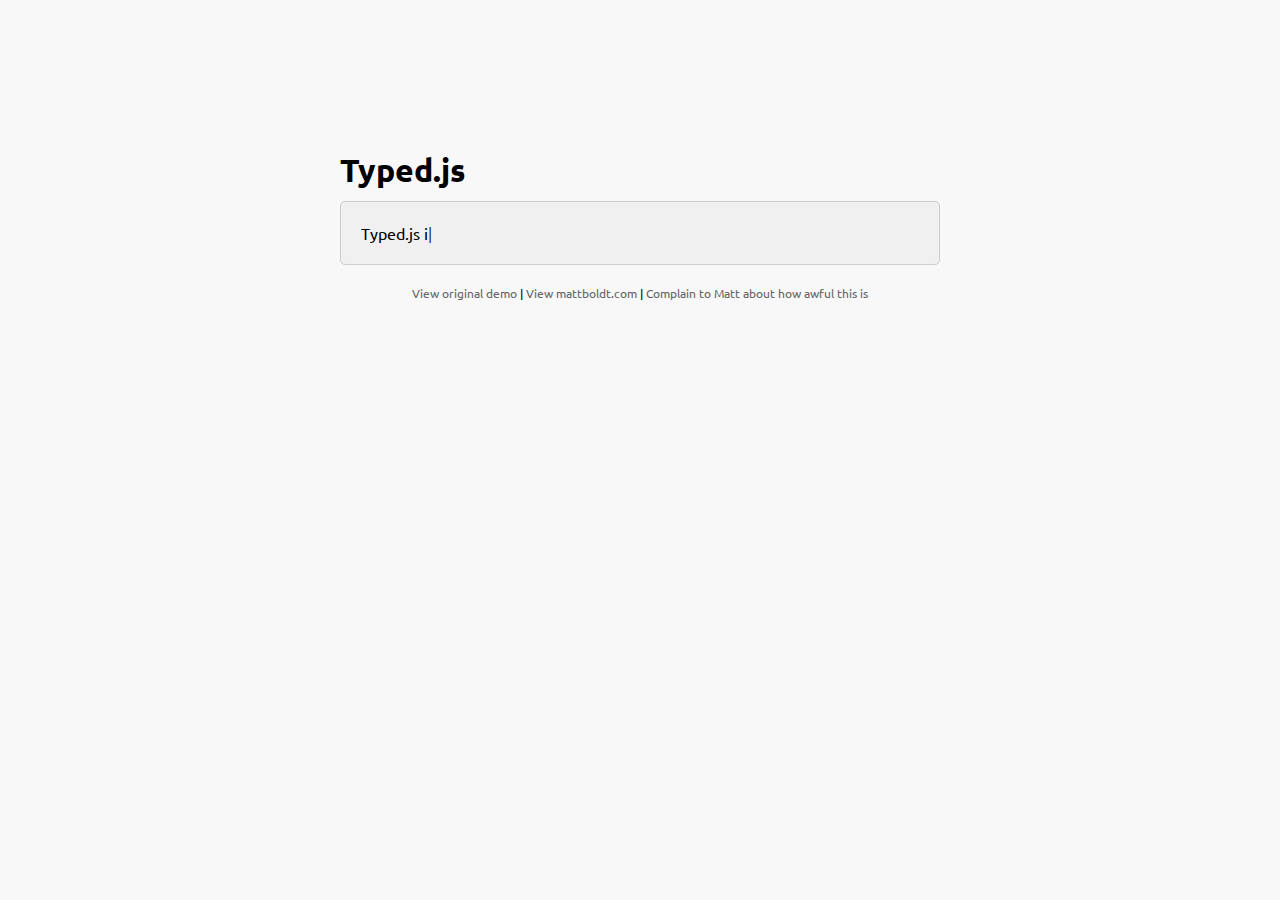
<file: static/bower_components/typed.js/index.htm>
<!doctype html>
<html lang="en">
<head>
    <meta charset="UTF-8">
    <title>Typed.js - Type your heart out</title>
    <!-- Get jQuery -->
    <script src="http://ajax.googleapis.com/ajax/libs/jquery/1.9.1/jquery.min.js"></script>
    <script src="js/typed.js" type="text/javascript"></script>
    <script>
    $(function(){

        $("#typed").typed({
            // strings: ["Typed.js is a <strong>jQuery</strong> plugin.", "It <em>types</em> out sentences.", "And then deletes them.", "Try it out!"],
            stringsElement: $('#typed-strings'),
            typeSpeed: 30,
            backDelay: 500,
            loop: false,
            contentType: 'html', // or text
            // defaults to false for infinite loop
            loopCount: false,
            callback: function(){ foo(); },
            resetCallback: function() { newTyped(); }
        });

        $(".reset").click(function(){
            $("#typed").typed('reset');
        });

    });

    function newTyped(){ /* A new typed object */ }

    function foo(){ console.log("Callback"); }

    </script>
    <link href="main.css" rel="stylesheet"/>
    <style>
        /* code for animated blinking cursor */
        .typed-cursor{
            opacity: 1;
            font-weight: 100;
            -webkit-animation: blink 0.7s infinite;
            -moz-animation: blink 0.7s infinite;
            -ms-animation: blink 0.7s infinite;
            -o-animation: blink 0.7s infinite;
            animation: blink 0.7s infinite;
        }
        @-keyframes blink{
            0% { opacity:1; }
            50% { opacity:0; }
            100% { opacity:1; }
        }
        @-webkit-keyframes blink{
            0% { opacity:1; }
            50% { opacity:0; }
            100% { opacity:1; }
        }
        @-moz-keyframes blink{
            0% { opacity:1; }
            50% { opacity:0; }
            100% { opacity:1; }
        }
        @-ms-keyframes blink{
            0% { opacity:1; }
            50% { opacity:0; }
            100% { opacity:1; }
        }
        @-o-keyframes blink{
            0% { opacity:1; }
            50% { opacity:0; }
            100% { opacity:1; }
        }
    </style>
</head>
<body>

    <div class="wrap">
        <h1 class="h1">Typed.js</h1>

        <div class="type-wrap">
            <div id="typed-strings">
                <span>Typed.js is a <strong>jQuery</strong> plugin.</span>
                <p>It <em>types</em> out sentences.</p>
                <p>And then deletes them.</p>
                <p>Try it out!</p>
            </div>
            <span id="typed" style="white-space:pre;"></span>
        </div>

        <div class="links">
            <a href="http://www.mattboldt.com/demos/typed-js">View original demo</a> | <a href="http://www.mattboldt.com">View mattboldt.com</a> | <a href="http://www.twitter.com/atmattb">Complain to Matt about how awful this is</a>
        </div>
    </div>

</body>
</html>
</file>
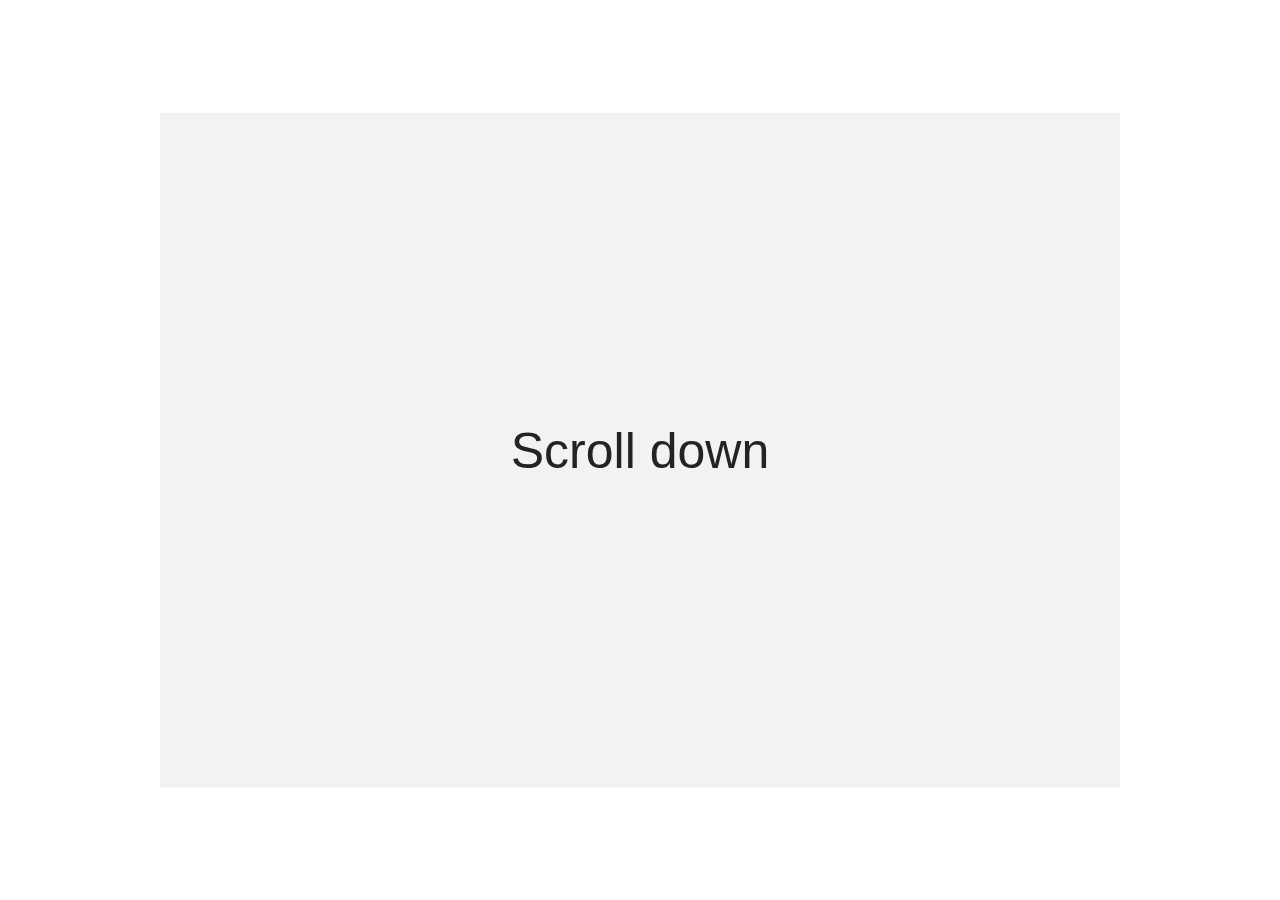
<file: static/bower_components/jQuery-viewport-checker/demo/index.html>
<!-- Demo page -->
<!DOCTYPE html>
<html>
    <head>

        <script src="https://code.jquery.com/jquery-1.11.1.min.js"></script>
        <script src="../src/jquery.viewportchecker.js"></script>

        <style>
            body,html{
                width: 100%;
                height: 100%;
                margin: 0;
                font-family: 'Helvetica';
                padding: 0;
                position: relative;
                overflow: hidden;
            }

            .scrollwrapper{
                overflow: auto;
                width: 75%;
                height: 75%;
                position: absolute;
                top: 50%;
                left: 50%;
                -webkit-transform: translate(-50%, -50%);
                -moz-transform: translate(-50%, -50%);
                -ms-transform: translate(-50%, -50%);
                transform: translate(-50%, -50%);
            }

            .dummy{
                width: 100%;
                height: 300px;
                font-size: 0px;
                -webkit-transition: all .5s;
                transition: all .5s;
                -moz-transition: all .5s;
                text-align: center;
                opacity: .3;
            }

            .dummy.visible{
                font-size: 50px;
                color: white;
                text-shadow: 0 0 3px black;
                opacity: 1;
            }

            .spacer{
                position: relative;
                width: 100%;
                height: 100%;
                background-color: #f2f2f2;
            }

            .spacer .text{
                position: absolute;
                font-size: 50px;
                color: #232323;
                text-align: center;
                width: 100%;
                top: 50%;
                -webkit-transform: translateY(-50%);
                -moz-transform: translateY(-50%);
                transform: translateY(-50%);
            }

        </style>

        <script>
            $(document).ready(function(){
                $('.dummy').viewportChecker({
                    callbackFunction: function(elem, action){
                        setTimeout(function(){
                            elem.html((action == "add") ? 'Callback with 500ms timeout: added class' : 'Callback with 500ms timeout: removed class');
                        },500);
                    },
                    scrollBox: ".scrollwrapper"
                });
            });
        </script>
    </head>

    <body>
        <div class="scrollwrapper">
            <div class="spacer"><div class="text">Scroll down</div></div>
            <div class="dummy" data-vp-add-class="visible random1" data-vp-repeat="true" data-vp-offset="50%" style="background-color: #2ecc71;">element 1 (repeat=true, offset=100)</div>
            <div class="spacer"></div>
            <div class="dummy" data-vp-add-class="visible random1" data-vp-repeat="false" data-vp-offset="100" style="background-color: #9b59b6;">element 2 (repeat=false, offset=100)</div>
            <div class="spacer"></div>
            <div class="dummy" data-vp-add-class="visible random1" data-vp-repeat="true" data-vp-offset="100" style="background-color: #3498db;">element 3 (repeat=true, offset=100)</div>
            <div class="spacer"></div>
        </div>
    </body>
</html>
</file>
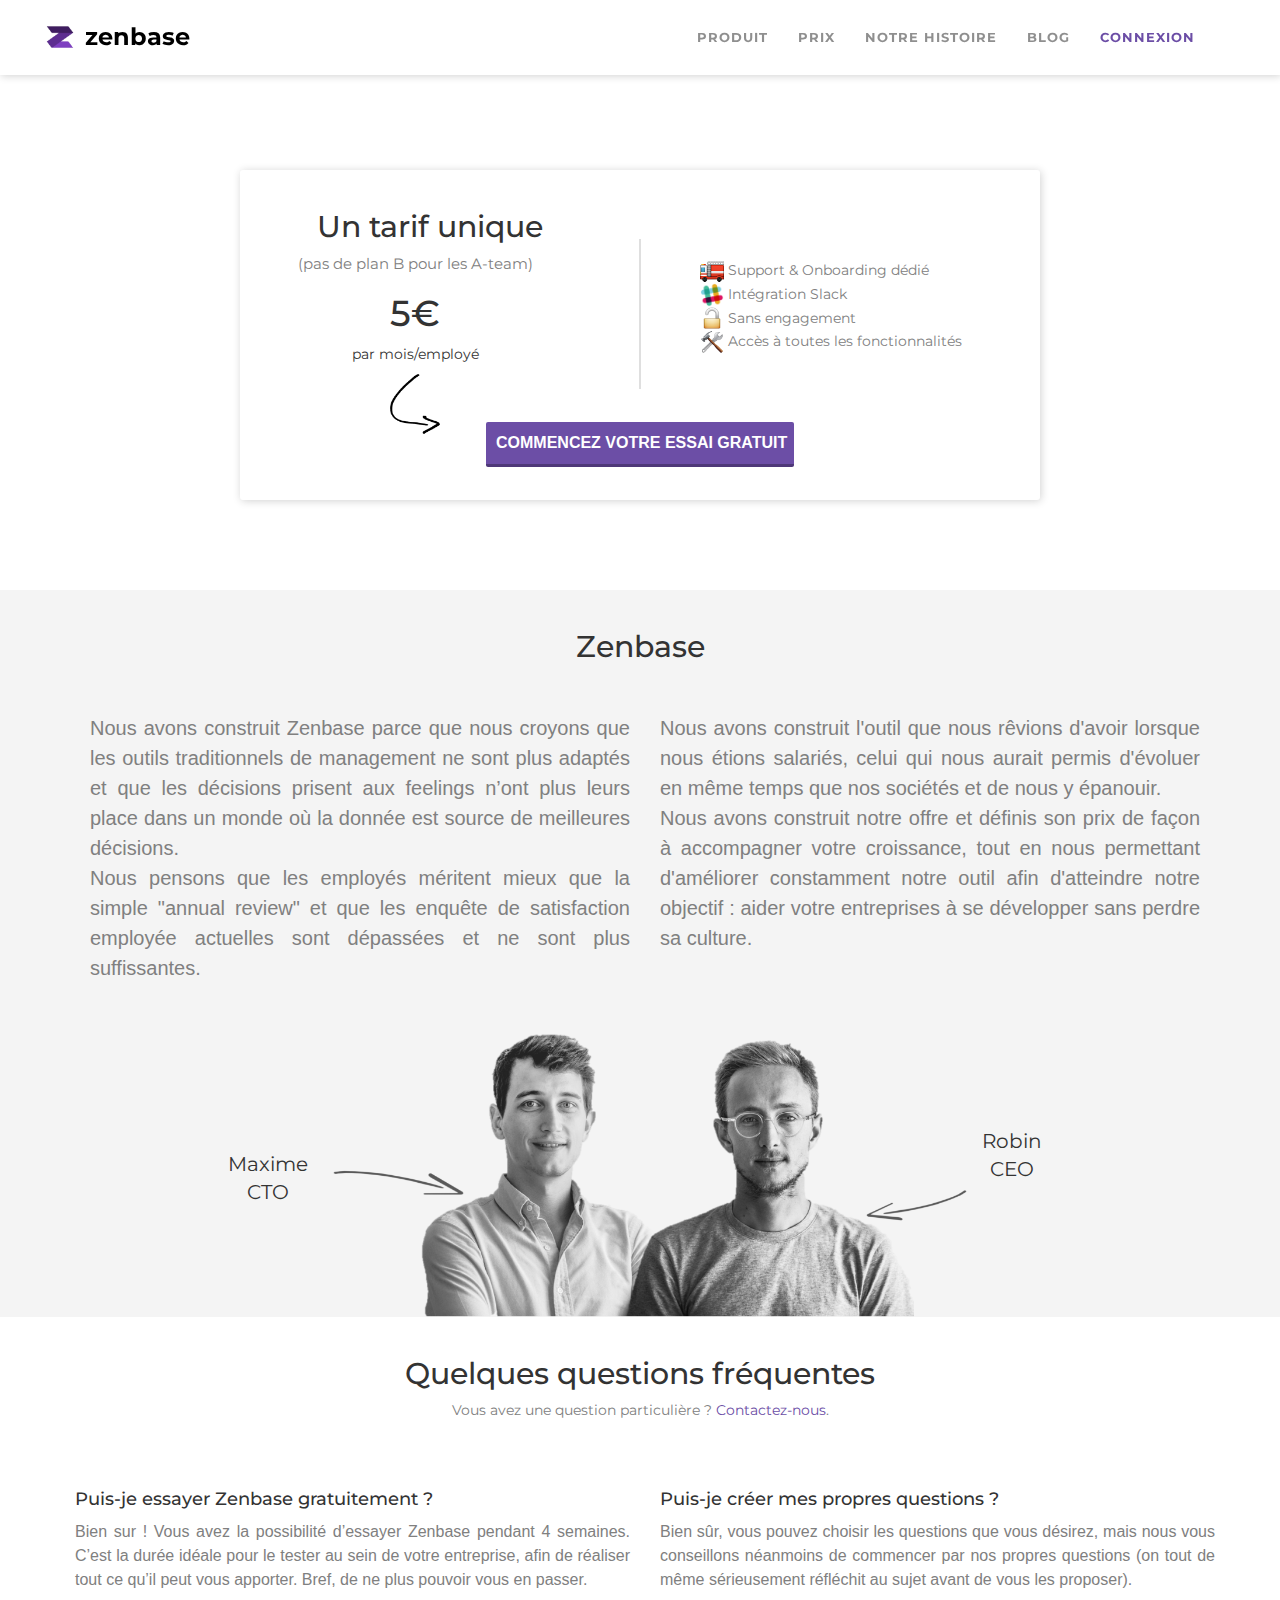
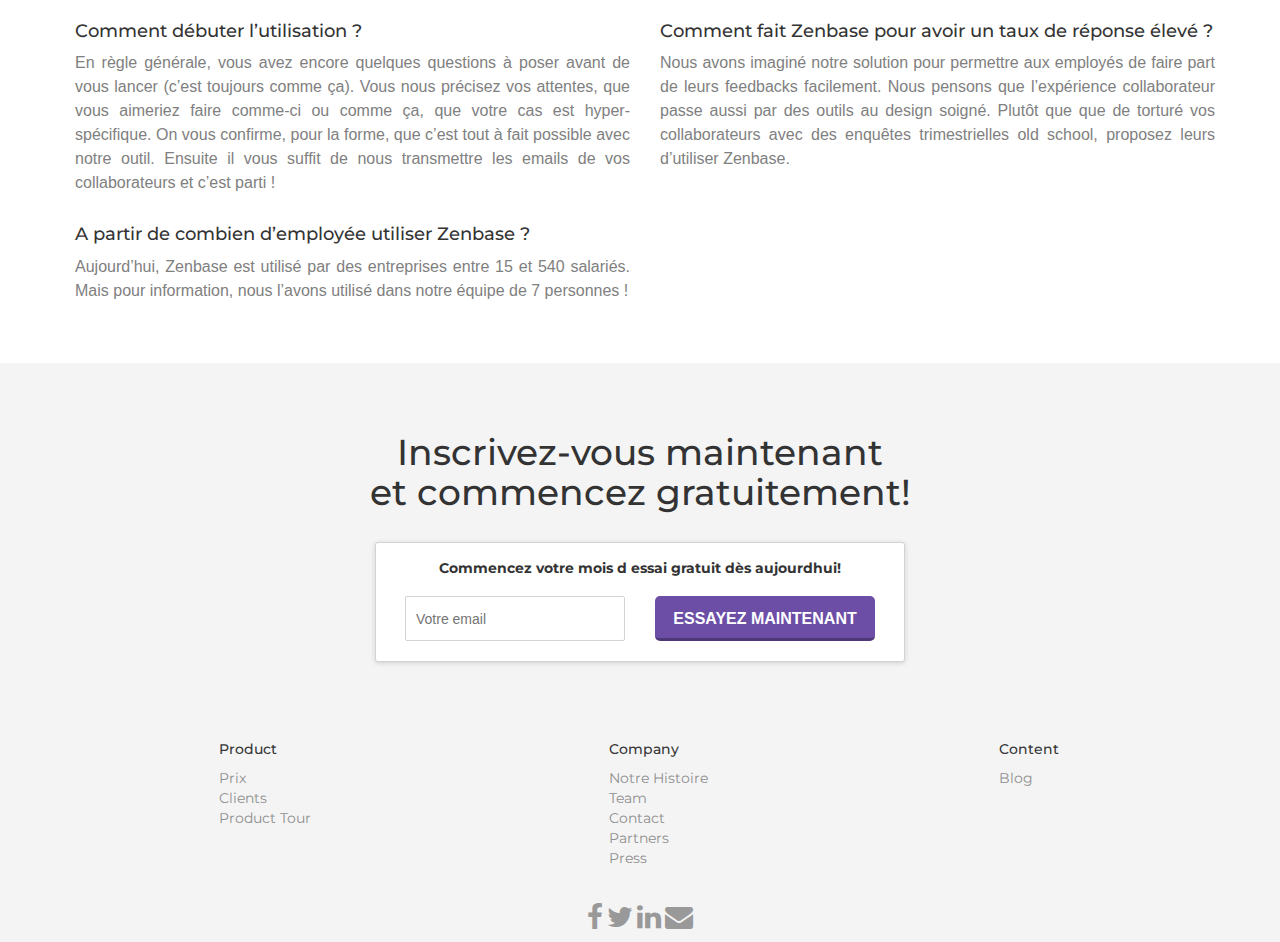
<file: price.html>
<!DOCTYPE html>
<html>
  <head>
    <meta charset="utf-8">
    <meta http-equiv="X-UA-Compatible" content="IE=edge">
    <meta name="viewport" content="width=device-width, initial-scale=1">

    <title>Zenbase</title>
    <link rel="icon" href="images/ZD.ico" />
    <link rel="stylesheet" href="https://maxcdn.bootstrapcdn.com/bootstrap/3.2.0/css/bootstrap.min.css">
    <link rel="stylesheet" href="https://maxcdn.bootstrapcdn.com/font-awesome/4.6.3/css/font-awesome.min.css">
    <link rel="stylesheet" href="price.css">
    <link rel="stylesheet" href="footer_grey.css">
    <link href="https://fonts.googleapis.com/css?family=Montserrat" rel="stylesheet">
    <link href="https://fonts.googleapis.com/css?family=Open+Sans+Condensed:300" rel="stylesheet">
    <link href="https://afeld.github.io/emoji-css/emoji.css" rel="stylesheet">

<script>
  (function(i,s,o,g,r,a,m){i['GoogleAnalyticsObject']=r;i[r]=i[r]||function(){
  (i[r].q=i[r].q||[]).push(arguments)},i[r].l=1*new Date();a=s.createElement(o),
  m=s.getElementsByTagName(o)[0];a.async=1;a.src=g;m.parentNode.insertBefore(a,m)
  })(window,document,'script','https://www.google-analytics.com/analytics.js','ga');

  ga('create', 'UA-84644952-1', 'auto');
  ga('send', 'pageview');

</script>


    <!-- HTML5 Shim and Respond.js IE8 support of HTML5 elements and media queries -->
    <!-- Leave those next 4 lines if you care about users using IE8 -->
    <!--[if lt IE 9]>
      <script src="https://oss.maxcdn.com/html5shiv/3.7.2/html5shiv.min.js"></script>
      <script src="https://oss.maxcdn.com/respond/1.4.2/respond.min.js"></script>
    <![endif]-->
  </head>
  <body>

  <!-- Google Tag Manager -->
<noscript><iframe src="//www.googletagmanager.com/ns.html?id=GTM-WCF7CQ"
height="0" width="0" style="display:none;visibility:hidden"></iframe></noscript>
<script>(function(w,d,s,l,i){w[l]=w[l]||[];w[l].push({'gtm.start':
new Date().getTime(),event:'gtm.js'});var f=d.getElementsByTagName(s)[0],
j=d.createElement(s),dl=l!='dataLayer'?'&l='+l:'';j.async=true;j.src=
'//www.googletagmanager.com/gtm.js?id='+i+dl;f.parentNode.insertBefore(j,f);
})(window,document,'script','dataLayer','GTM-WCF7CQ');</script>
<!-- End Google Tag Manager -->
  
<script src="nav.js"></script>

<div class="container">
  <div class="row clearfix">
    <div class="col-sm-12 hidden-xs hidden-sm text-center section1">
      <div class="box-price"> 
        <h2 class="box-title">Un tarif unique <i class="em em-ok_hand"></i></h2>
        <p class="sub-tagline-price">(pas de plan B pour les A-team)</p>
        <h1 class="price-number">5€</h1>
        <p class="price-description">par mois/employé</p>
        <div class="arrow">
          <img src="images/arrow.gif" width="50px" height="60px" alt="">
        </div>
        <a href="contact.html"><input type="submit" name="commit" value="Commencez votre essai gratuit" id="INPUT_3" /></a>
        <div class="separator-price-box"> </div>
        <div class="include-in-price">
          <ul>
            <li><img  src="images/em-firemen.png" width="7%"/>   Support & Onboarding dédié</li>
            <li><img  src="images/em-slack.png" width="7%"/>   Intégration Slack</li>
            <li><img  src="images/em-lock.png" width="7%"/>   Sans engagement</li>
            <li><img  src="images/em-tools.png" width="7%"/>   Accès à toutes les fonctionnalités</li>
          </ul>
        </div>
      </div>
    </div>
    <div class="col-sm-12 hidden-xs hidden-md hidden-lg text-center section1">
      <div class="box-pricesm"> 
        <h2 class="box-title">Un tarif unique <i class="em em-ok_hand"></i></h2>
        <p class="sub-tagline-price">(pas de plan B pour les A-team)</p>
        <h1 class="price-number">5€</h1>
        <p class="price-description">par mois/employé</p>
        <div class="arrow">
          <img src="images/arrow.gif" width="50px" height="60px" alt="">
        </div>
        <a href="contact.html"><input type="submit" name="commit" value="Commencez votre essai gratuit" id="INPUT_3" /></a>
        <div class="separator-price-box"> </div>
        <div class="include-in-price">
          <ul>
            <li><img  src="images/em-firemen.png" width="7%"/>   Support & Onboarding dédié</li>
            <li><img  src="images/em-slack.png" width="7%"/>   Intégration Slack</li>
            <li><img  src="images/em-lock.png" width="7%"/>   Sans engagement</li>
            <li><img  src="images/em-tools.png" width="7%"/>   Accès à toutes les fonctionnalités</li>
          </ul>
        </div>
      </div>
    </div>
    </div>
    </div>
  </div>
</div>

<div class="row about-pricing">
	<div class="container">
		<div class="about-pricing-title text-center">
			<h2>Zenbase <i class="em em-money_with_wings"></i></h2>
		</div>
		<div class="col-sm-6">
			<div class="about-pricing-contenu-left">
Nous avons construit Zenbase parce que nous croyons que les outils traditionnels de management ne sont plus adaptés et que les décisions prisent aux feelings n’ont plus leurs place dans un monde où la donnée est source de meilleures décisions.
</br>
Nous pensons que les employés méritent mieux que la simple "annual review" et que les enquête de satisfaction employée actuelles sont dépassées et ne sont plus suffissantes.</div>
		</div>
		<div class="col-sm-6">
			<div class="about-pricing-contenu-right">Nous avons construit l'outil que nous rêvions d'avoir lorsque nous étions salariés, celui qui nous aurait permis d'évoluer en même temps que nos sociétés et de nous y épanouir.</br>
Nous avons construit notre offre et définis son prix de façon à accompagner votre croissance, tout en nous permettant d'améliorer constamment notre outil afin d'atteindre notre objectif : aider votre entreprises à se développer sans perdre sa culture.</div>
		</div>
	</div>
	<div class="container text-center portraits hidden-xs">
		<div class="col-xs-2 names1">
			<p>Maxime<br>CTO</p>
		</div>
		<div class="col-xs-8">
			<img src="images/robmax.png" width="100%"/>
		</div>
		<div class="col-xs-2 names2">
			<p>Robin<br>CEO</p>
		</div>
	</div>
</div>
<div class="row faq">
	<div class="container faq-contain">
		<h2 class="faq-title text-center">Quelques questions fréquentes <i class="em em-wink"></i></h2>
		<p class="faq-subheading text-center">Vous avez une question particulière ? <a href="contact.html" id="contact">Contactez-nous</a>.</p>
		<div class="row">
			<div class="col-md-6 col-left">
				<h4 class="faq-question-left">Puis-je essayer Zenbase gratuitement ?</h3>
				<p class="faq-content-left">Bien sur ! Vous avez la possibilité d’essayer Zenbase pendant 4 semaines. C’est la durée idéale pour le tester au sein de votre entreprise, afin de réaliser tout ce qu’il peut vous apporter. Bref, de ne plus pouvoir vous en passer.</p>
				<h4 class="faq-question-left">Comment débuter l’utilisation ?</h3>
				<p class="faq-content-left">En règle générale, vous avez encore quelques questions à poser avant de vous lancer (c’est toujours comme ça). Vous nous précisez vos attentes, que vous aimeriez faire comme-ci ou comme ça, que votre cas est hyper-spécifique. On vous confirme, pour la forme, que c’est tout à fait possible avec notre outil. Ensuite il vous suffit de nous transmettre les emails de vos collaborateurs et c’est parti !</p>
				<h4 class="faq-question-left">A partir de combien d’employée utiliser Zenbase ?</h3>
				<p class="faq-content-left">Aujourd’hui, Zenbase est utilisé par des entreprises entre 15 et 540 salariés. Mais pour information, nous l’avons utilisé dans notre équipe de 7 personnes !</p>
			</div>
			<div class="col-md-6 col-right">
				<h4 class="faq-question-right">Puis-je créer mes propres questions ?</h3>
				<p class="faq-content-right">Bien sûr, vous pouvez choisir les questions que vous désirez, mais nous vous conseillons néanmoins de commencer par nos propres questions (on tout de même sérieusement réfléchit au sujet avant de vous les proposer).</p>
				<h4 class="faq-question-right">Comment fait Zenbase pour avoir un taux de réponse élevé ?</h3>
				<p class="faq-content-right">Nous avons imaginé notre solution pour permettre aux employés de faire part de leurs feedbacks facilement. Nous pensons que l’expérience collaborateur passe aussi par des outils au design soigné. Plutôt que que de torturé vos collaborateurs avec des enquêtes trimestrielles old school, proposez leurs d’utiliser Zenbase.</p>
			</div>
		</div>
	</div>


<script src="footer.js"></script>

    <!-- Including Bootstrap JS (with its jQuery dependency) so that dynamic components work -->
    <script src="https://ajax.googleapis.com/ajax/libs/jquery/1.11.1/jquery.min.js"></script>
    <script src="https://maxcdn.bootstrapcdn.com/bootstrap/3.2.0/js/bootstrap.min.js"></script>
  </body>
</html>
</file>
<file: static/bower_components/typed.js/main.css>
@import url(http://fonts.googleapis.com/css?family=Ubuntu:400,500);

*{
	padding:0;
	margin:0;
}

body{
	font-family: "Ubuntu", sans-serif;
	font-size: 100%;
	background:#f8f8f8;
}

a{
	text-decoration: none;
	color:#666;
}
	a:hover{
		color:#999;
	}
p{
	line-height: 2em;
	margin:0 0 20px;
	text-align: center;
}

.wrap{
	max-width: 600px;
	margin:150px auto;
}

.type-wrap{
	margin:10px auto;
	padding:20px;
	background:#f0f0f0;
	border-radius:5px;
	border:#CCC 1px solid;
}

.links{
	margin:20px 0;
	font-size: 0.75em;
	text-align: center;
}
</file>
<file: price.css>
.section1{
height: 500px;
padding-top: 60px;
}
}
.tagline-price{
    padding-top: 70px;
}

.sub-tagline-price{
    color: grey;
    font-size:15px;
    padding-right: 450px;
}

.price-number{
    padding-right: 450px;
}

.price-description{
     padding-right: 450px;
}


.arrow{
    margin-left: -450px;
}
.separator-price-box{
    color: rgb(31, 31, 31);
    height: 150px;
    width: 2px;
    text-align: center;
    width: 2px;
    column-rule-color: rgb(31, 31, 31);
    perspective-origin: 30px 1px;
    transform-origin: 30px 1px;
    background: rgb(223, 223, 223) none repeat scroll 0% 0% / auto padding-box border-box;
    border: 0px none rgb(31, 31, 31);
    margin: 30px 220px 0px;
    outline: rgb(31, 31, 31) none 0px;
    margin-left: auto;
    margin-right: auto;
    margin-top: -230px;
}


.include-in-price{
    color: grey;
    margin-top: -130px;
    padding-left: 420px;
    text-align: left;
}


.cta{
    padding-top: 15px;
    background-color: white;
    border: solid 1px lightgrey;
    border-radius: 3px;
    height: 120px;
    width: 500px;
    margin-right: auto;
    margin-left: auto;
    margin-top: -60px;
    -moz-box-shadow: 0px 1px 5px 0px #cfcfcf;
    -webkit-box-shadow: 0px 1px 5px 0px #cfcfcf;
    -o-box-shadow: 0px 1px 5px 0px #cfcfcf;
    box-shadow: 0px 1px 5px 0px #cfcfcf;
    filter:progid:DXImageTransform.Microsoft.Shadow(color=#cfcfcf, Direction=180, Strength=5);
}

.cta-footer{
    padding-top: 100px;
}

.portraits{
	margin-top: 20px;
	}

.box-price{
	width: 800px;
	height: 330px;
	border-radius: 3px;
	box-shadow: rgb(210, 210, 210) 1px 1px 8px 0px;
	margin-left: auto;
	margin-right: auto;
}

.box-pricesm{
	width: 730px;
	height: 330px;
	border-radius: 3px;
	box-shadow: rgb(210, 210, 210) 1px 1px 8px 0px;
	margin-left: auto;
	margin-right: auto;
}

.box-title{
    padding-top: 40px;
    margin-right: 420px;
}


#INPUT_3 {
	margin-top: -10px;
    bottom: 2px;
    color: rgb(255, 255, 255);
    cursor: pointer;
    height: 45px;
    left: 0px;
    position: relative;
    right: 0px;
    text-align: center;
    text-transform: uppercase;
    top: -2px;
    white-space: pre;
    width: 308px;
    column-rule-color: rgb(255, 255, 255);
    align-items: flex-start;
    perspective-origin: 120px 22.5px;
    transform-origin: 120px 22.5px;
    background: #6C4EA6; none repeat scroll 0% 0% / auto padding-box border-box;
    border-top: 0px none rgb(255, 255, 255);
    border-right: 0px none rgb(255, 255, 255);
    border-bottom: 3px solid #4E3878;
    border-left: 0px none rgb(255, 255, 255);
    border-radius: 2px 2px 2px 2px;
    font: normal normal bold normal 16px / 22.8571px Helvetica, sans-serif;
    outline: rgb(255, 255, 255) none 0px;
    padding: 10px;
    transition: background-color 0.3s ease 0s;

}

#INPUT_3:hover{
	border-bottom: 2px solid #4E3878;
}


/*FAQ PRICE*/
.faq{
    background-color: white;
}
.faq-contain{
	margin-bottom: 50px;
}
.faq-title{
    padding-top: 20px;
}

.faq-subheading{
    color: grey;
}

.separator-faq{
    color: rgb(31, 31, 31);
    height: 2px;
    max-width: 60px;
    text-align: center;
    width: 300px;
    column-rule-color: rgb(31, 31, 31);
    perspective-origin: 30px 1px;
    transform-origin: 30px 1px;
    background: rgb(223, 223, 223) none repeat scroll 0% 0% / auto padding-box border-box;
    border: 0px none rgb(31, 31, 31);
    font: normal normal normal normal 30px / normal Montserrat, Helvetica;
    margin: 30px 220px 0px;
    outline: rgb(31, 31, 31) none 0px;
    margin-top: 25px;
}

.col-left{
    padding-top: 30px;
	margin-left: 5px;
	margin-right: -5px;
}

.col-right{
	margin-left: 5px;
	margin-right: -5px;
    padding-top: 30px;
}
.faq-question-left{
	padding-top:20px;
    text-align: left;
}
.faq-content-left{
    text-align: justify;
    color: grey;
    font-size: 16px;
    font-family: helvetica;
    line-height: 1.5;
}

ul { list-style-type: none; }


#contact{
    color: #6C4EA6;
    text-decoration: none;
}

#contact:hover{
    color: #4E3878;
    text-decoration: none;
}

.faq-question-right{
	padding-top:20px;
    text-align: justify;
}
.faq-content-right{
    text-align: justify;
    color: grey;
    font-size: 16px;
    font-family: helvetica;
    line-height: 1.5;
}

/*ABOUT PRICE*/
.about-pricing{
    background-color: rgb(244,244,244);
}

.about-pricing-title{
    padding-top: 20px;
}

.about-pricing-contenu-left{
    text-align: justify;
    color: grey;
    font-size: 20px;
    font-family: helvetica;
    line-height: 1.5;
    padding-top: 40px;
	margin-left: 5px;
	margin-right: -5px;

}

.about-pricing-contenu-right{
    text-align: justify;
    color: grey;
    font-size: 20px;
    font-family: helvetica;
    line-height: 1.5;
    padding-top: 40px;
	margin-left: 5px;
	margin-right: -5px;
}

.names1{
	position: relative;
	margin-top: 13%;
	left: 9%;
	text-align:center;
	font-size: 1.4em;
}
.names2{
	position: relative;
	margin-top: 11%;
	right: 9%;
	text-align:center;
	font-size: 1.4em;
}

.arrow1{
	position: relative;
	top: 50px;
	bottom: 50px;
	transform: scale(0.08,0.08);
}

.arrow2{
	position: relative;
	top: 50px;
	bottom: 50px;
	transform: scale(0.08,0.08);
			}

/*photo robin theo maxime*/
#DIV_1 {
    bottom: 0px;
    box-sizing: border-box;
    color: rgb(95, 108, 115);
    display: inline-block;
    height: 436px;
    left: 106.656px;
    position: relative;
    right: -106.662px;
    text-align: center;
    top: 0px;
    vertical-align: bottom;
    width: 1066.66px;
    column-rule-color: rgb(95, 108, 115);
    perspective-origin: 533.328px 218px;
    transform-origin: 533.328px 218px;
    border: 0px none rgb(95, 108, 115);
    font: normal normal normal normal 18px / 28.0001px BrandonText-Regular, sans-serif;
    outline: rgb(95, 108, 115) none 0px;
    padding: 0px 0px 0px 28px;
}/*#DIV_1*/

#DIV_2 {
    bottom: 0px;
    box-sizing: border-box;
    color: rgb(95, 108, 115);
    display: inline-block;
    height: 436px;
    left: 0px;
    position: relative;
    right: 0px;
    text-align: center;
    top: 0px;
    width: 876px;
    column-rule-color: rgb(95, 108, 115);
    perspective-origin: 438px 218px;
    transform-origin: 438px 218px;
    border: 0px none rgb(95, 108, 115);
    font: normal normal normal normal 18px / 28.0001px BrandonText-Regular, sans-serif;
    outline: rgb(95, 108, 115) none 0px;
}/*#DIV_2*/

#DIV_3 {
    bottom: 221.969px;
    box-sizing: border-box;
    color: rgb(95, 108, 115);
    height: 44px;
    left: -50px;
    position: absolute;
    right: 830.938px;
    text-align: center;
    top: 170.031px;
    width: 95.0625px;
    column-rule-color: rgb(95, 108, 115);
    perspective-origin: 47.5312px 22px;
    transform-origin: 47.5312px 22px;
    border: 0px none rgb(95, 108, 115);
    font: normal normal normal normal 18px / 28.0001px BrandonText-Regular, sans-serif;
    outline: rgb(95, 108, 115) none 0px;
}/*#DIV_3*/
</file>
<file: footer_grey.css>
body{
	font-family: 'Montserrat', sans-serif;
	background-color: white;
	overflow-x: hidden;
}

@media (min-width: 768px) {
	#logo_front{
		position:relative;
		top: -233px;
		left:-210px;
		transform: scale(0.08,0.08);
		z-index: 1031;
	}
}

@media (max-width:  767px) {
	#logo_front{
		position:relative;
		top: -233px;
		left:-80px;
		transform: scale(0.08,0.08);
		z-index: 1031;
	}
}

#footy{
	background-color: #F4F4F4;
}

.blank{
	margin-top: 90px;
}

.separator-horizontal{
	color: rgb(31, 31, 31);
    height: 2px;
    max-width: 600px;
    text-align: center;
    width: 100px;
    column-rule-color: rgb(31, 31, 31);
    perspective-origin: 30px 1px;
    transform-origin: 30px 1px;
    background: rgb(223, 223, 223) none repeat scroll 0% 0% / auto padding-box border-box;
    border: 0px none rgb(31, 31, 31);
    font: normal normal normal normal 30px / normal Montserrat, Helvetica;
    margin: 30px 220px 0px;
    outline: rgb(31, 31, 31) none 0px;
 	margin-left: auto;
 	margin-right: auto;
 	margin-top: 35px;
	margin-bottom: 32px;
}

.navbar-default .navbar-header .navbar-brand{
	color: black;
	font-weight: bolder;
	font-size: x-large;
	margin-left: 0px;
}
.navbar-default .navbar-header .navbar-brand-logo{
	margin-left: 0px;
}

.navbar-default .navbar-collapse .navbar-nav .connexion a{
	color: #6C4EA6;
	letter-spacing: 1px;
	font-weight: bolder;
	font-size: small;
	margin-right: 15px;
}

.navbar-default .navbar-collapse .navbar-nav .connexion a:hover{
	color: #4E3878;
	}

.navbar-default .navbar-collapse .navbar-nav .menu-item a{
	color: rgb(143,143,143);
	letter-spacing: 1px;
	font-weight: bolder;
	font-size: 13px;
}
.navbar-default .navbar-collapse .navbar-nav .menu-item .dropdown-menu a{
	font-weight: normal;
}

.navbar-default .navbar-collapse .navbar-nav .menu-item a:hover{
	color: rgb(99,99,99);
}

@media (min-width: 768px) {
	.navbar{
		height: 75px;
		background-color: white;
		border-color: transparent;
		box-shadow: rgb(210, 210, 210) 1px 1px 8px 0px;
	}
}

@media (max-width: 767px) {
	.navbar{
		background-color: white;
		border-color: transparent;
		box-shadow: rgb(210, 210, 210) 1px 1px 8px 0px;
	}
}

.navcontain {
	padding-top: 12px;
	padding-bottom: 12px;
}

.cta {
	padding-top: 15px;
	margin-bottom: 70px;
	background-color: white;
	border: solid 1px lightgrey;
	border-radius: 3px;
	height: 120px;
	width: 530px;
	min-width: 260px;
	margin-right: auto;
	margin-left: auto;
	margin-top: -60px;
	-moz-box-shadow: 0px 1px 5px 0px #cfcfcf;
	-webkit-box-shadow: 0px 1px 5px 0px #cfcfcf;
	-o-box-shadow: 0px 1px 5px 0px #cfcfcf;
	box-shadow: 0px 1px 5px 0px #cfcfcf;
	filter:progid:DXImageTransform.Microsoft.Shadow(color=#cfcfcf, Direction=180, Strength=5);
}

.ctaxs {
	padding-top: 5px;
	background-color: white;
	border: solid 1px lightgrey;
	border-radius: 3px;
	height: 170px;
	width: 250px;
	min-width: 260px;
	margin-right: auto;
	margin-left: auto;
	margin-top: -60px;
	-moz-box-shadow: 0px 1px 5px 0px #cfcfcf;
	-webkit-box-shadow: 0px 1px 5px 0px #cfcfcf;
	-o-box-shadow: 0px 1px 5px 0px #cfcfcf;
	box-shadow: 0px 1px 5px 0px #cfcfcf;
	filter:progid:DXImageTransform.Microsoft.Shadow(color=#cfcfcf, Direction=180, Strength=5);
}

#INPUT_1 {
	padding-top: 15px;
	margin-top: 8px;
    height: 45px;
    width: 220px;
    perspective-origin: 150px 17.5px;
    transform-origin: 150px 17.5px;
    border: 1px solid lightgrey;
    border-radius: 2px;
    font: normal normal 300 normal 14px / 20px Helvetica, sans-serif;
    padding: 1px 1px 1px 10px;
    transition: box-shadow 0.2s ease 0s;
	float:right;
}/*#INPUT_1*/

#INPUT_2 {
	margin-top: 10px;
	margin-bottom: 10px;
    bottom: 2px;
    color: rgb(255, 255, 255);
    cursor: pointer;
    height: 45px;
    left: 0px;
    position: relative;
    right: 0px;
    text-align: center;
    text-transform: uppercase;
    top: -2px;
    white-space: pre;
    width: 220px;
    column-rule-color: rgb(255, 255, 255);
    align-items: flex-start;
    perspective-origin: 120px 22.5px;
    transform-origin: 120px 22.5px;
    background: #6C4EA6; none repeat scroll 0% 0% / auto padding-box border-box;
    border-top: 0px none rgb(255, 255, 255);
    border-right: 0px none rgb(255, 255, 255);
    border-bottom: 3px solid #4E3878;
    border-left: 0px none rgb(255, 255, 255);
    border-radius: 5px;
    font: normal normal bold normal 16px / 22.8571px Helvetica, sans-serif;
    outline: rgb(255, 255, 255) none 0px;
    padding-top: 5px;
    transition: background-color 0.3s ease 0s;
	float:left;
}

#INPUT_2:hover{
	border-bottom: 2px solid #4E3878;
}

#INPUT_1xs {
	padding-top: 15px;
	margin-top: 8px;
    height: 45px;
    width: 220px;
    perspective-origin: 150px 17.5px;
    transform-origin: 150px 17.5px;
    border: 1px solid lightgrey;
    border-radius: 2px;
    font: normal normal 300 normal 14px / 20px Helvetica, sans-serif;
    padding: 1px 1px 1px 10px;
    transition: box-shadow 0.2s ease 0s;
}/*#INPUT_1*/

#INPUT_2xs {
	margin-top: 10px;
	margin-bottom: 10px;
    bottom: 2px;
    color: rgb(255, 255, 255);
    cursor: pointer;
    height: 45px;
    left: 0px;
    position: relative;
    right: 0px;
    text-align: center;
    text-transform: uppercase;
    top: -2px;
    white-space: pre;
    width: 220px;
    column-rule-color: rgb(255, 255, 255);
    align-items: flex-start;
    perspective-origin: 120px 22.5px;
    transform-origin: 120px 22.5px;
    background: #6C4EA6; none repeat scroll 0% 0% / auto padding-box border-box;
    border-top: 0px none rgb(255, 255, 255);
    border-right: 0px none rgb(255, 255, 255);
    border-bottom: 3px solid #4E3878;
    border-left: 0px none rgb(255, 255, 255);
    border-radius: 2px;
    font: normal normal bold normal 16px / 22.8571px Helvetica, sans-serif;
    outline: rgb(255, 255, 255) none 0px;
    padding-top: 5px;
    transition: background-color 0.3s ease 0s;

}/*#INPUT_1*/

#INPUT_2xs:hover{
	border-bottom: 2px solid #4E3878;
}

.tagline-footer{
	padding-bottom: 80px;
}

.cta-footer{
	padding-bottom: 20px;
}


.social-button{
	padding-top: 25px;
	display: inline-block;
	text-decoration: none;
	color:grey;
}

.fa{
	padding-top: 25px;
	text-align: center;
	color: rgb(153,153,153);
	text-decoration: none;
}
.fa:hover{
	color: rgb(99,99,99);
	text-decoration: none;
}

.index{
	text-align: left;
	margin-top: 0px;
	padding-left: 14%;
	color:#363738;
}

.menuindex{
	/* line-height: 0.5em; */
	font-size: 1em;
	color: rgb(143,143,143);
}

.menuindex:hover{
	color: rgb(99,99,99);
	text-decoration: none;
}

.icon::before {
    display: inline-block;
    margin-right: .5em;
    font: normal normal normal 14px/1 FontAwesome;
    font-size: inherit;
    text-rendering: auto;
    -webkit-font-smoothing: antialiased;
    -moz-osx-font-smoothing: grayscale;
    transform: translate(0, 0);
}

footer{
	background-color: white;
	margin-top: 0px;
	padding-top: 50px;
}
</file>
